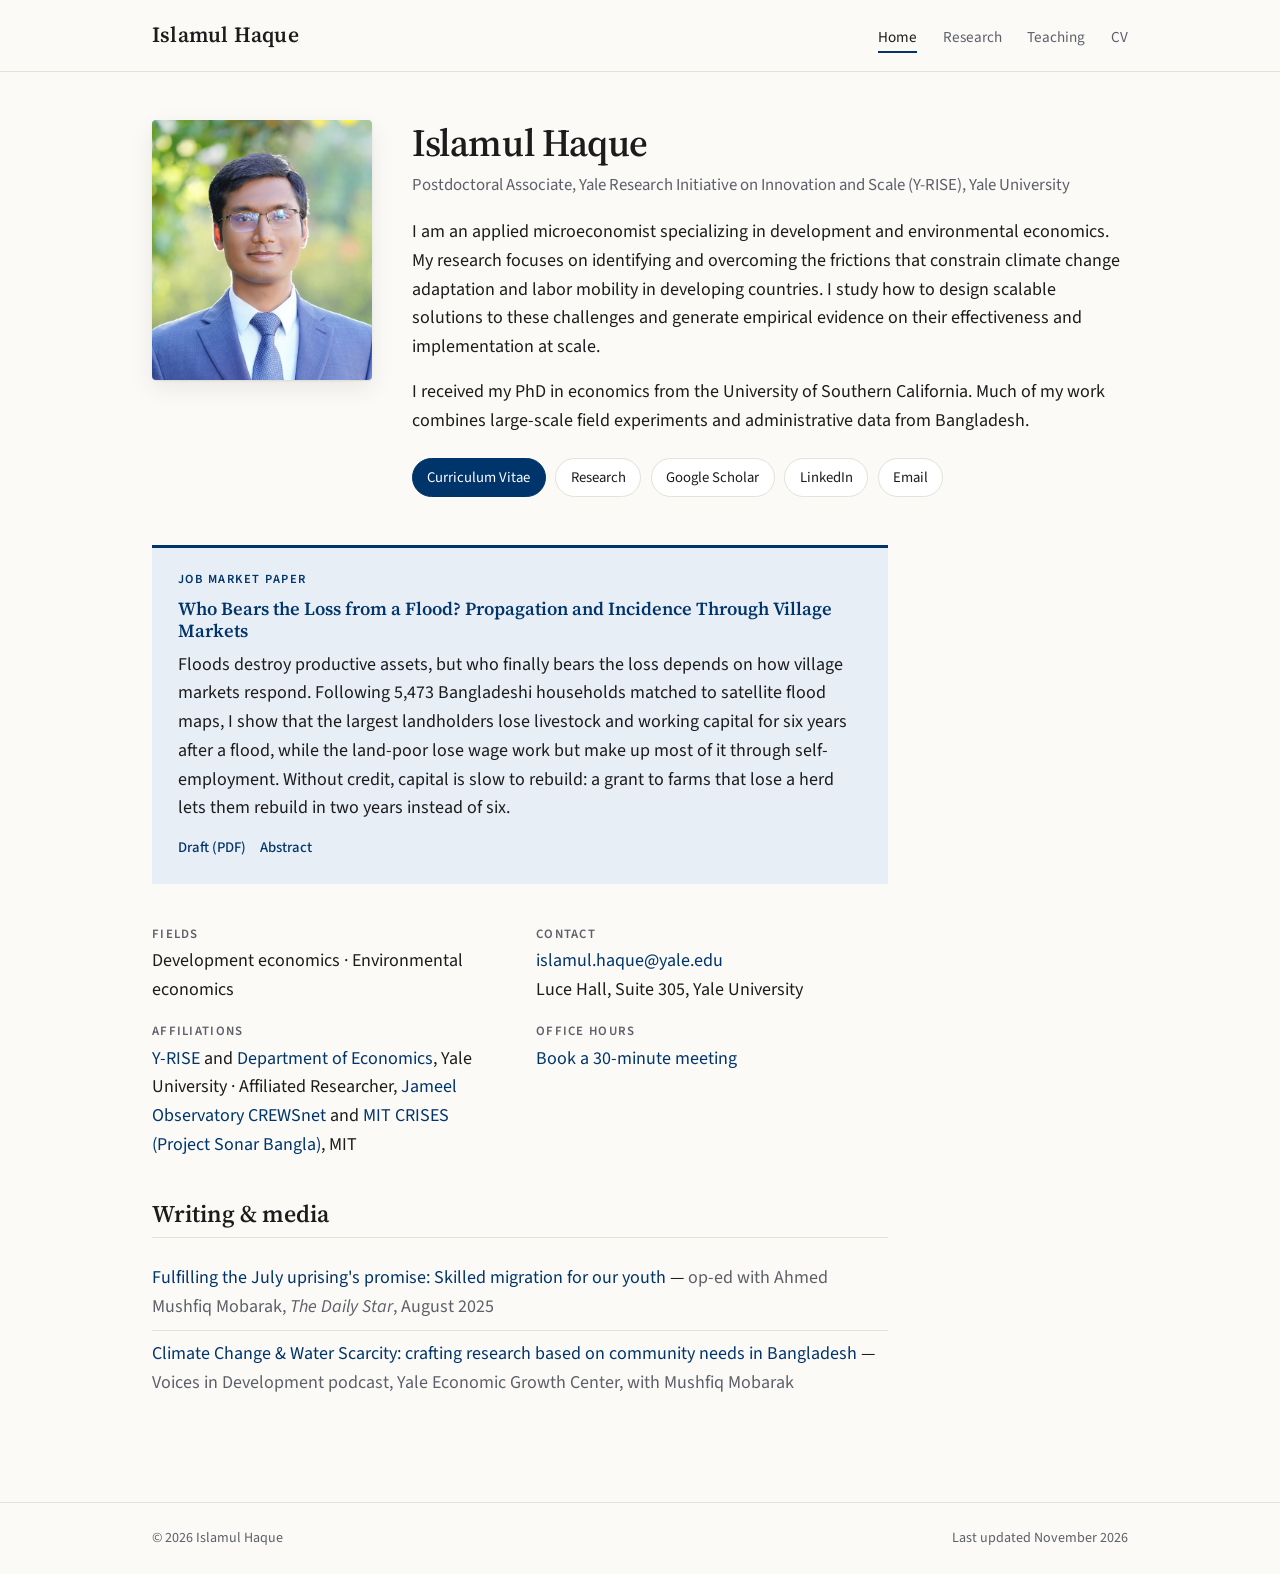
<file: index.html>
<!DOCTYPE html>
<html lang="en">
<head>
<meta charset="utf-8">
<meta name="viewport" content="width=device-width, initial-scale=1">
<title>Islamul Haque — Economist, Yale University</title>
<meta name="description" content="Islamul Haque is an applied microeconomist working on climate change adaptation and labor mobility in developing countries. Postdoctoral Associate at Y-RISE, Yale University; PhD, University of Southern California.">
<link rel="icon" href="favicon.svg" type="image/svg+xml">
<link rel="preconnect" href="https://fonts.googleapis.com">
<link rel="preconnect" href="https://fonts.gstatic.com" crossorigin>
<link href="https://fonts.googleapis.com/css2?family=Source+Sans+3:wght@400;500;600&family=Source+Serif+4:opsz,wght@8..60,400;8..60,600&display=swap" rel="stylesheet">
<link rel="canonical" href="https://islamulhaque.com/">
<meta property="og:title" content="Islamul Haque — Economist, Yale University">
<meta property="og:description" content="Applied microeconomist working on climate change adaptation and labor mobility in developing countries. Postdoctoral Associate, Y-RISE, Yale University.">
<meta property="og:url" content="https://islamulhaque.com/">
<meta property="og:image" content="https://islamulhaque.com/photo.jpg">
<meta property="og:type" content="profile">
<script type="application/ld+json">
{
  "@context": "https://schema.org",
  "@type": "Person",
  "name": "Mohammad Islamul Haque",
  "alternateName": "Islamul Haque",
  "url": "https://islamulhaque.com/",
  "image": "https://islamulhaque.com/photo.jpg",
  "jobTitle": "Postdoctoral Associate",
  "worksFor": {"@type": "Organization", "name": "Yale Research Initiative on Innovation and Scale (Y-RISE), Yale University", "url": "https://macmillan.yale.edu/yrise"},
  "alumniOf": {"@type": "CollegeOrUniversity", "name": "University of Southern California"},
  "email": "mailto:islamul.haque@yale.edu",
  "knowsAbout": ["Development economics", "Environmental economics", "Climate change adaptation", "Labor mobility", "Bangladesh"],
  "sameAs": [
    "https://economics.yale.edu/people/islamul-haque",
    "https://macmillan.yale.edu/yrise/person/islamul-haque",
    "https://scholar.google.com/citations?user=nuevPPMAAAAJ",
    "https://orcid.org/0009-0000-2946-0447",
    "https://www.linkedin.com/in/mohammad-islamul-haque-aa97b2147/"
  ]
}
</script>
<link rel="stylesheet" href="style.css">
</head>
<body>

<header class="site-header">
  <div class="inner">
    <a class="brand" href="index.html">Islamul Haque</a>
    <nav class="nav" aria-label="Primary">
      <a href="index.html" aria-current="page">Home</a>
      <a href="research.html">Research</a>
      <a href="teaching.html">Teaching</a>
      <a href="cv.html">CV</a>
    </nav>
  </div>
</header>

<main>
  <section class="hero">
    <div class="photo">
      <!-- Replace photo.jpg with your headshot (portrait, ~600×720 px). -->
      <img src="photo.jpg" alt="Islamul Haque" onerror="this.outerHTML='<div class=&quot;placeholder&quot;>Add photo.jpg to the site folder</div>'">
    </div>
    <div class="measure">
      <h1>Islamul Haque</h1>
      <p class="title">Postdoctoral Associate, Yale Research Initiative on Innovation and Scale (Y-RISE), Yale University</p>

      <p>I am an applied microeconomist specializing in development and environmental economics. My research focuses on identifying and overcoming the frictions that constrain climate change adaptation and labor mobility in developing countries. I study how to design scalable solutions to these challenges and generate empirical evidence on their effectiveness and implementation at scale.</p>
      <p>I received my PhD in economics from the University of Southern California. Much of my work combines large-scale field experiments and administrative data from Bangladesh.</p>

      <ul class="links">
        <li><a class="primary" href="cv/Islamul_Haque_CV.pdf">Curriculum Vitae</a></li>
        <li><a href="research.html">Research</a></li>
        <li><a href="https://scholar.google.com/citations?user=nuevPPMAAAAJ&amp;hl=en">Google Scholar</a></li>
        <li><a href="https://www.linkedin.com/in/mohammad-islamul-haque-aa97b2147/">LinkedIn</a></li>
        <li><a href="mailto:islamul.haque@yale.edu">Email</a></li>
      </ul>
    </div>
  </section>

  <section class="card measure">
    <div class="kicker">Job Market Paper</div>
    <h3><a href="research.html#jmp">Who Bears the Loss from a Flood? Propagation and Incidence Through Village Markets</a></h3>
    <p style="margin:0.5rem 0 0">Floods destroy productive assets, but who finally bears the loss depends on how village markets respond. Following 5,473 Bangladeshi households matched to satellite flood maps, I show that the largest landholders lose livestock and working capital for six years after a flood, while the land-poor lose wage work but make up most of it through self-employment. Without credit, capital is slow to rebuild: a grant to farms that lose a herd lets them rebuild in two years instead of six.</p>
    <p style="margin:0.8rem 0 0" class="actions"><a href="papers/Haque_JMP_Floods.pdf">Draft (PDF)</a> <a href="research.html#jmp">Abstract</a></p>
  </section>

  <section class="info-grid measure">
    <dl>
      <dt>Fields</dt>
      <dd>Development economics · Environmental economics</dd>
      <dt>Affiliations</dt>
      <dd><a href="https://macmillan.yale.edu/yrise/person/islamul-haque">Y-RISE</a> and <a href="https://economics.yale.edu/people/islamul-haque">Department of Economics</a>, Yale University · Affiliated Researcher, <a href="https://jo-crewsnet.mit.edu/">Jameel Observatory CREWSnet</a> and <a href="https://crises.mit.edu/bangladesh/">MIT CRISES (Project Sonar Bangla)</a>, MIT</dd>
    </dl>
    <dl>
      <dt>Contact</dt>
      <dd><a href="mailto:islamul.haque@yale.edu">islamul.haque@yale.edu</a><br>Luce Hall, Suite 305, Yale University</dd>
      <dt>Office hours</dt>
      <dd><a href="https://calendar.app.google/poLn1dQzfkefQQ7g6">Book a 30-minute meeting</a></dd>
    </dl>
  </section>

  <section class="measure" style="margin-top:2.5rem">
    <h2>Writing &amp; media</h2>
    <ul class="plain">
      <li><a href="https://www.thedailystar.net/ds/big-picture/news/fulfilling-july-uprisings-promise-skilled-migration-our-youth-3953391">Fulfilling the July uprising's promise: Skilled migration for our youth</a> — <span class="muted">op-ed with Ahmed Mushfiq Mobarak, <em>The Daily Star</em>, August 2025</span></li>
      <li><a href="https://egc.yale.edu/news/240722/climate-change-water-scarcity-islamul-haque-and-mushfiq-mobarak-crafting-research-based-community">Climate Change &amp; Water Scarcity: crafting research based on community needs in Bangladesh</a> — <span class="muted">Voices in Development podcast, Yale Economic Growth Center, with Mushfiq Mobarak</span></li>
    </ul>
  </section>
</main>

<footer class="site-footer">
  <div class="inner">
    <span>© 2026 Islamul Haque</span>
    <span>Last updated November 2026</span>
  </div>
</footer>

</body>
</html>
</file>
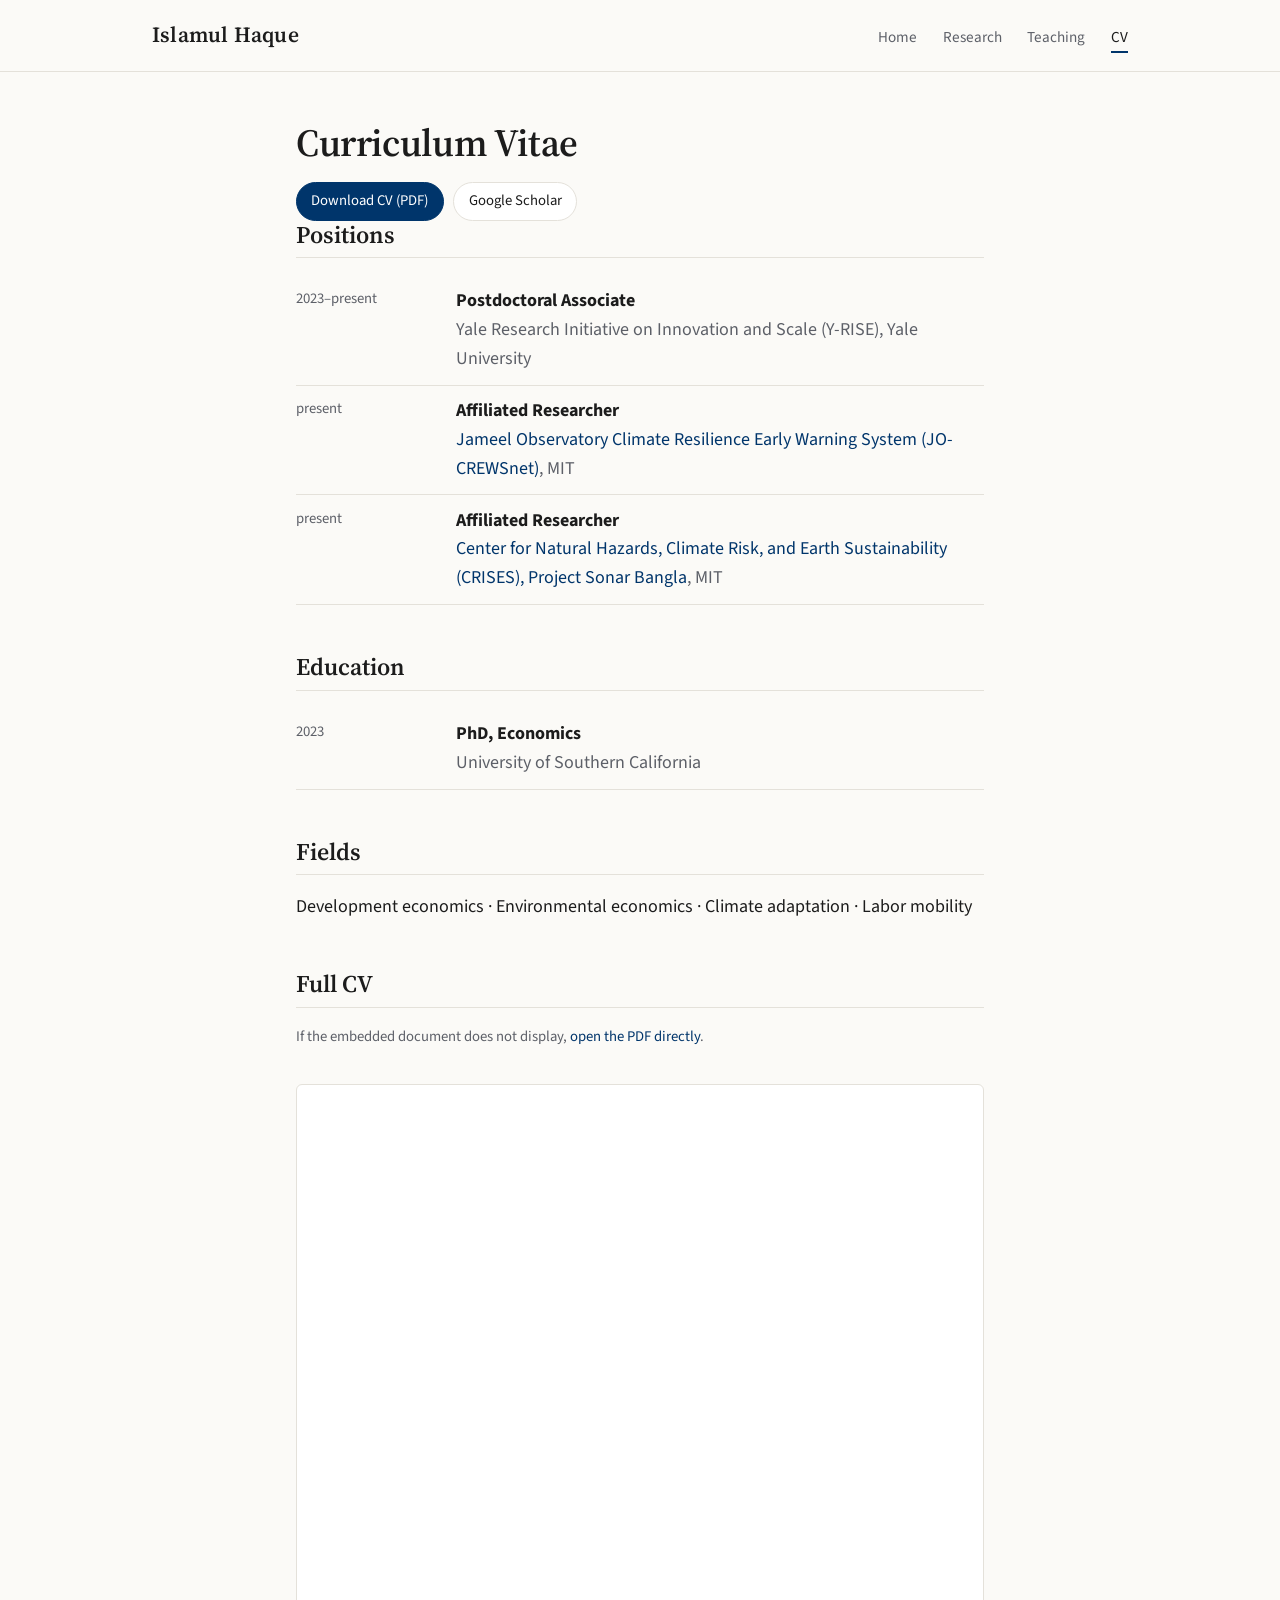
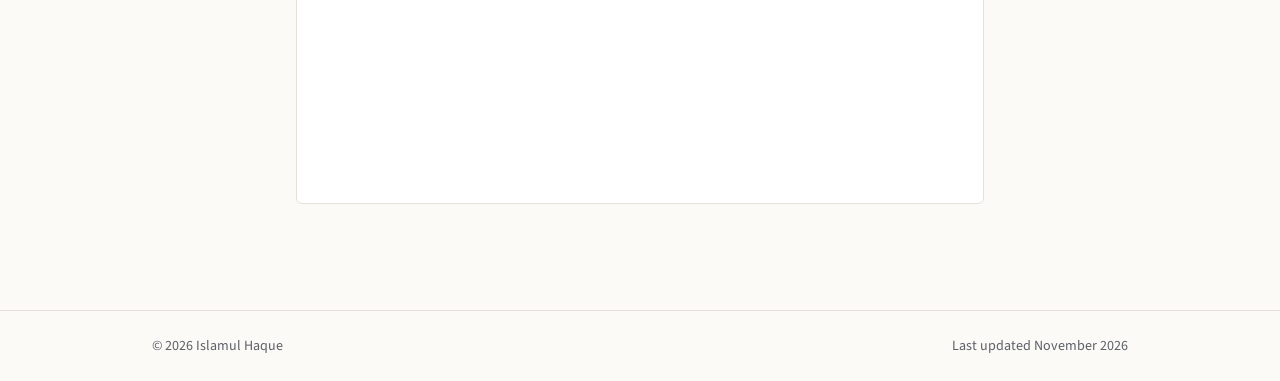
<file: cv.html>
<!DOCTYPE html>
<html lang="en">
<head>
<meta charset="utf-8">
<meta name="viewport" content="width=device-width, initial-scale=1">
<title>CV — Islamul Haque</title>
<meta name="description" content="Curriculum vitae of Islamul Haque, Postdoctoral Associate at Y-RISE, Yale University.">
<link rel="icon" href="favicon.svg" type="image/svg+xml">
<link rel="preconnect" href="https://fonts.googleapis.com">
<link rel="preconnect" href="https://fonts.gstatic.com" crossorigin>
<link href="https://fonts.googleapis.com/css2?family=Source+Sans+3:wght@400;500;600&family=Source+Serif+4:opsz,wght@8..60,400;8..60,600&display=swap" rel="stylesheet">
<link rel="canonical" href="https://islamulhaque.com/cv.html">
<link rel="stylesheet" href="style.css">
</head>
<body>

<header class="site-header">
  <div class="inner">
    <a class="brand" href="index.html">Islamul Haque</a>
    <nav class="nav" aria-label="Primary">
      <a href="index.html">Home</a>
      <a href="research.html">Research</a>
      <a href="teaching.html">Teaching</a>
      <a href="cv.html" aria-current="page">CV</a>
    </nav>
  </div>
</header>

<main class="measure">
  <h1>Curriculum Vitae</h1>
  <ul class="links" style="margin-top:1rem">
    <li><a class="primary" href="cv/Islamul_Haque_CV.pdf">Download CV (PDF)</a></li>
    <li><a href="https://scholar.google.com/citations?user=nuevPPMAAAAJ&amp;hl=en">Google Scholar</a></li>
  </ul>

  <h2>Positions</h2>
  <div class="cv-section">
    <div class="when">2023–present</div>
    <div><strong>Postdoctoral Associate</strong><br><span class="muted">Yale Research Initiative on Innovation and Scale (Y-RISE), Yale University</span></div>
  </div>
  <div class="cv-section">
    <div class="when">present</div>
    <div><strong>Affiliated Researcher</strong><br><span class="muted"><a href="https://jo-crewsnet.mit.edu/">Jameel Observatory Climate Resilience Early Warning System (JO-CREWSnet)</a>, MIT</span></div>
  </div>
  <div class="cv-section">
    <div class="when">present</div>
    <div><strong>Affiliated Researcher</strong><br><span class="muted"><a href="https://crises.mit.edu/bangladesh/">Center for Natural Hazards, Climate Risk, and Earth Sustainability (CRISES), Project Sonar Bangla</a>, MIT</span></div>
  </div>

  <h2>Education</h2>
  <div class="cv-section">
    <div class="when">2023</div>
    <div><strong>PhD, Economics</strong><br><span class="muted">University of Southern California</span></div>
  </div>

  <h2>Fields</h2>
  <p>Development economics · Environmental economics · Climate adaptation · Labor mobility</p>

  <h2>Full CV</h2>
  <p class="muted small">If the embedded document does not display, <a href="cv/Islamul_Haque_CV.pdf">open the PDF directly</a>.</p>
  <iframe class="cv-frame" src="cv/Islamul_Haque_CV.pdf" title="Curriculum vitae of Islamul Haque"></iframe>
</main>

<footer class="site-footer">
  <div class="inner">
    <span>© 2026 Islamul Haque</span>
    <span>Last updated November 2026</span>
  </div>
</footer>

</body>
</html>
</file>
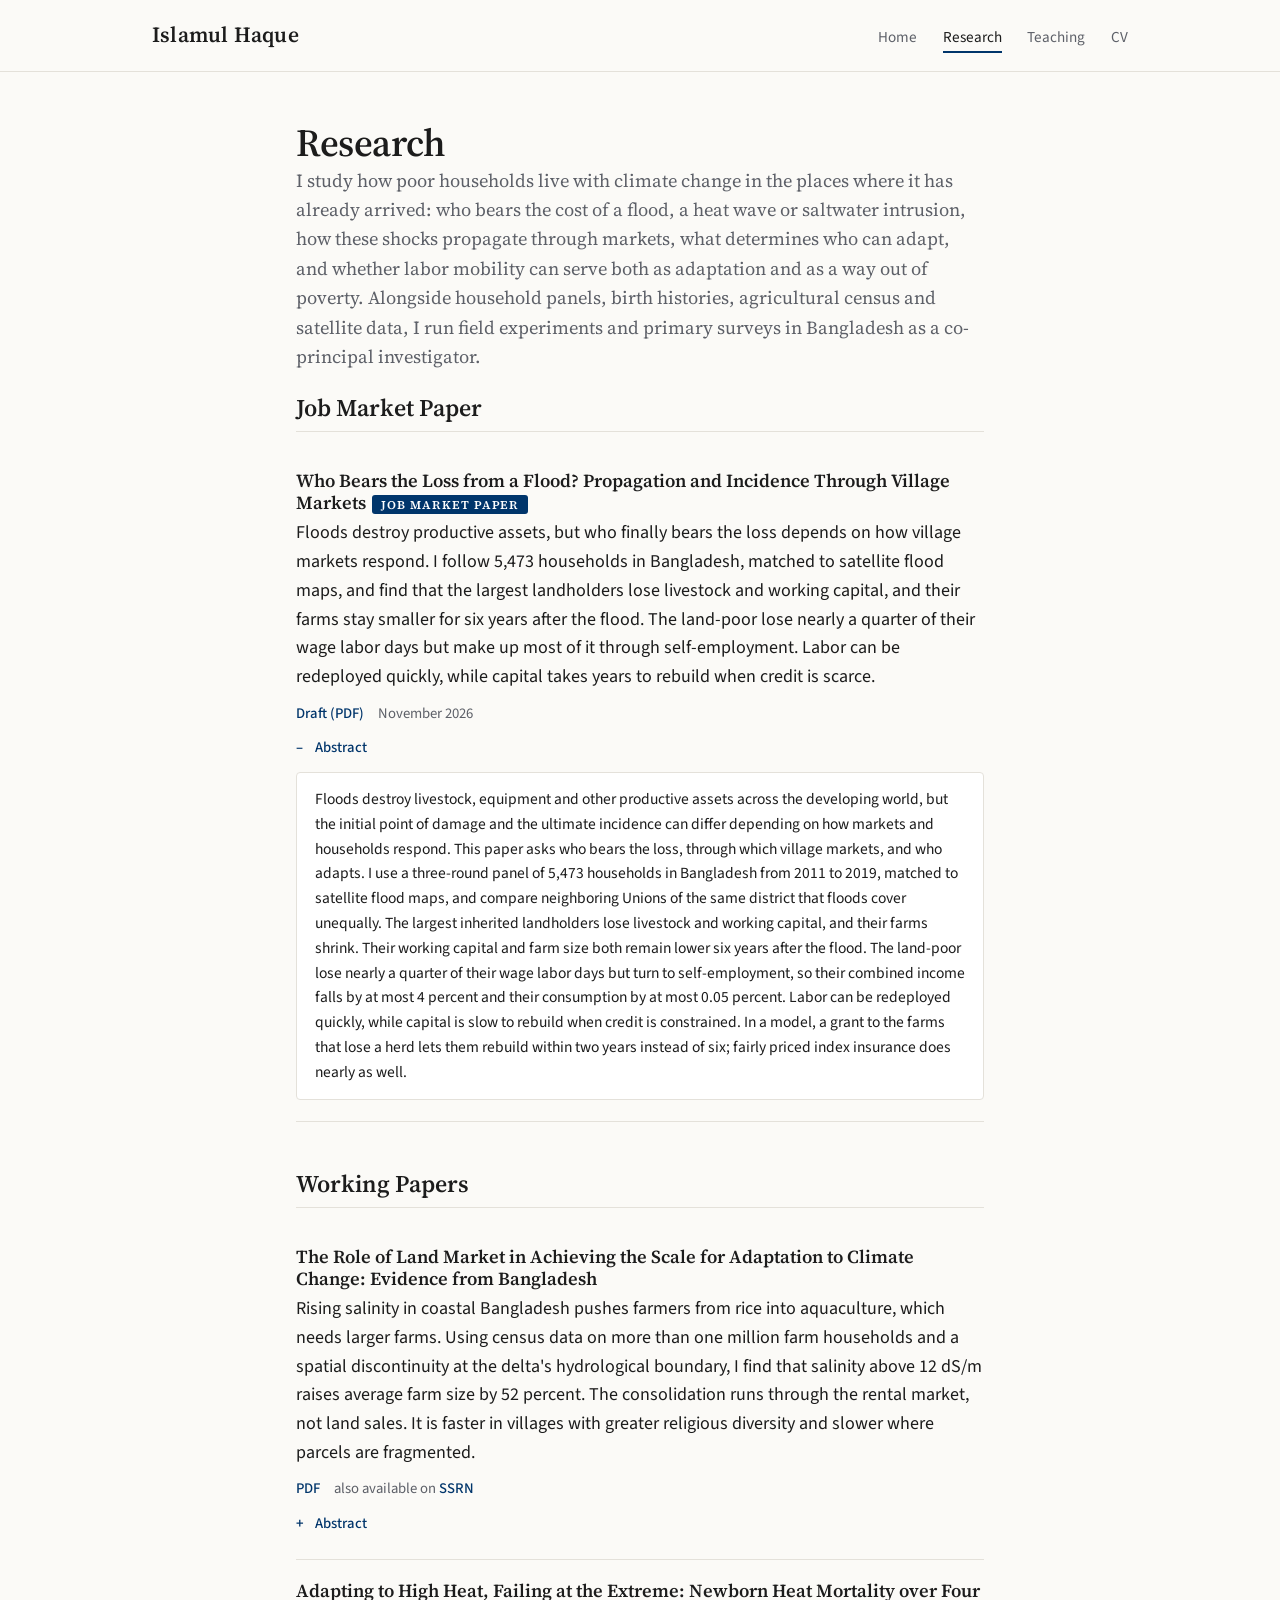
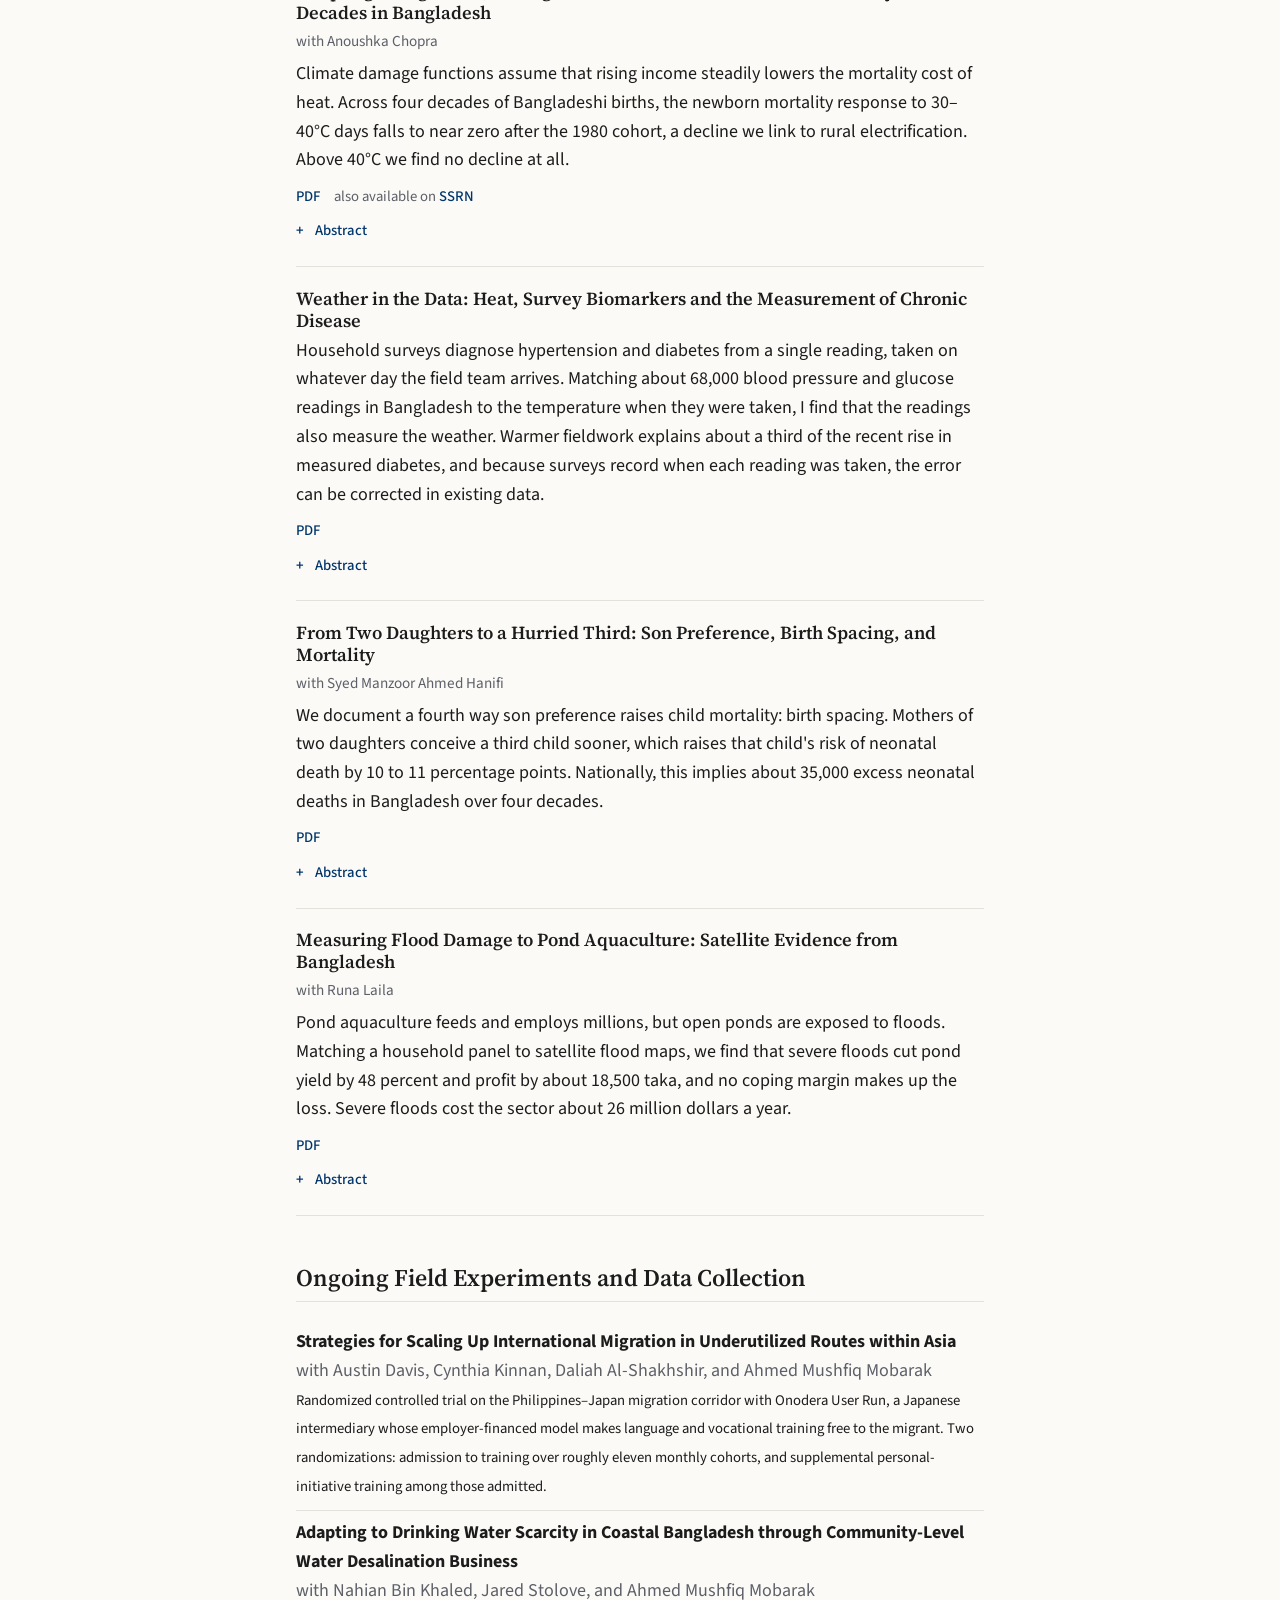
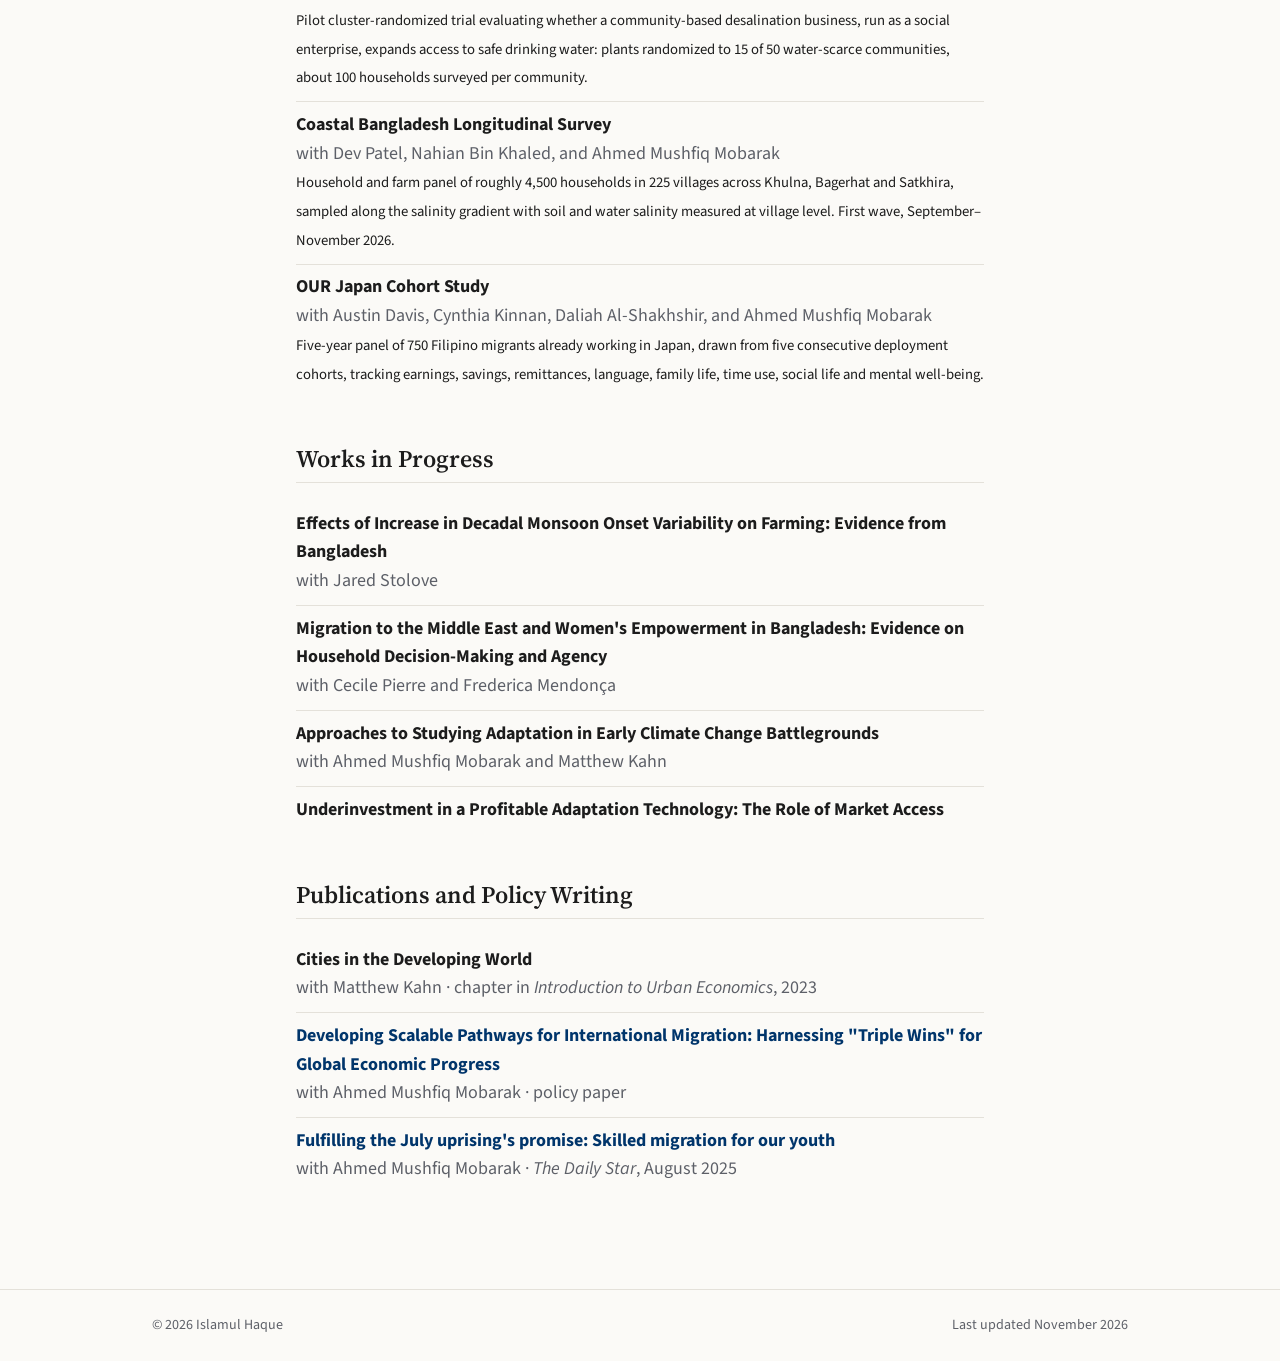
<file: research.html>
<!DOCTYPE html>
<html lang="en">
<head>
<meta charset="utf-8">
<meta name="viewport" content="width=device-width, initial-scale=1">
<title>Research — Islamul Haque</title>
<meta name="description" content="Working papers, field experiments, works in progress and publications by Islamul Haque on climate change adaptation and labor mobility in Bangladesh.">
<link rel="icon" href="favicon.svg" type="image/svg+xml">
<link rel="preconnect" href="https://fonts.googleapis.com">
<link rel="preconnect" href="https://fonts.gstatic.com" crossorigin>
<link href="https://fonts.googleapis.com/css2?family=Source+Sans+3:wght@400;500;600&family=Source+Serif+4:opsz,wght@8..60,400;8..60,600&display=swap" rel="stylesheet">
<link rel="canonical" href="https://islamulhaque.com/research.html">
<link rel="stylesheet" href="style.css">
</head>
<body>

<header class="site-header">
  <div class="inner">
    <a class="brand" href="index.html">Islamul Haque</a>
    <nav class="nav" aria-label="Primary">
      <a href="index.html">Home</a>
      <a href="research.html" aria-current="page">Research</a>
      <a href="teaching.html">Teaching</a>
      <a href="cv.html">CV</a>
    </nav>
  </div>
</header>

<main class="measure">
  <h1>Research</h1>
  <p class="lede">I study how poor households live with climate change in the places where it has already arrived: who bears the cost of a flood, a heat wave or saltwater intrusion, how these shocks propagate through markets, what determines who can adapt, and whether labor mobility can serve both as adaptation and as a way out of poverty. Alongside household panels, birth histories, agricultural census and satellite data, I run field experiments and primary surveys in Bangladesh as a co-principal investigator.</p>

  <h2 id="jmp">Job Market Paper</h2>

  <article class="paper">
    <h3><a href="papers/Haque_JMP_Floods.pdf">Who Bears the Loss from a Flood? Propagation and Incidence Through Village Markets</a><span class="tag jmp">Job Market Paper</span></h3>
    <p class="summary">Floods destroy productive assets, but who finally bears the loss depends on how village markets respond. I follow 5,473 households in Bangladesh, matched to satellite flood maps, and find that the largest landholders lose livestock and working capital, and their farms stay smaller for six years after the flood. The land-poor lose nearly a quarter of their wage labor days but make up most of it through self-employment. Labor can be redeployed quickly, while capital takes years to rebuild when credit is scarce.</p>
    <div class="actions"><a href="papers/Haque_JMP_Floods.pdf">Draft (PDF)</a> <span class="muted small">November 2026</span></div>
    <details open>
      <summary>Abstract</summary>
      <div class="abstract"><p>Floods destroy livestock, equipment and other productive assets across the developing world, but the initial point of damage and the ultimate incidence can differ depending on how markets and households respond. This paper asks who bears the loss, through which village markets, and who adapts. I use a three-round panel of 5,473 households in Bangladesh from 2011 to 2019, matched to satellite flood maps, and compare neighboring Unions of the same district that floods cover unequally. The largest inherited landholders lose livestock and working capital, and their farms shrink. Their working capital and farm size both remain lower six years after the flood. The land-poor lose nearly a quarter of their wage labor days but turn to self-employment, so their combined income falls by at most 4 percent and their consumption by at most 0.05 percent. Labor can be redeployed quickly, while capital is slow to rebuild when credit is constrained. In a model, a grant to the farms that lose a herd lets them rebuild within two years instead of six; fairly priced index insurance does nearly as well.</p></div>
    </details>
  </article>

  <h2>Working Papers</h2>

  <article class="paper">
    <h3><a href="papers/Haque_LandMarket.pdf">The Role of Land Market in Achieving the Scale for Adaptation to Climate Change: Evidence from Bangladesh</a></h3>
    <p class="summary">Rising salinity in coastal Bangladesh pushes farmers from rice into aquaculture, which needs larger farms. Using census data on more than one million farm households and a spatial discontinuity at the delta's hydrological boundary, I find that salinity above 12 dS/m raises average farm size by 52 percent. The consolidation runs through the rental market, not land sales. It is faster in villages with greater religious diversity and slower where parcels are fragmented.</p>
    <div class="actions"><a href="papers/Haque_LandMarket.pdf">PDF</a> <span class="muted small">also available on <a href="https://papers.ssrn.com/sol3/papers.cfm?abstract_id=5245815">SSRN</a></span></div>
    <details>
      <summary>Abstract</summary>
      <div class="abstract"><p>This paper studies whether climate-induced shifts in land productivity can trigger structural adaptation in agriculture by overcoming long-standing frictions in land markets. In coastal Bangladesh, rising sea levels have pushed dry-season soil salinity beyond the threshold at which conventional crops survive. Using census data on over one million farm households and a fuzzy spatial regression discontinuity at the hydrological boundary between the tidally active and mature regions of the Bengal delta, I find that salinity above 12 dS/m moves, on average, 32 decimals of land per farm from crops to aquaculture and raises average farm size by 52 percent. The transition runs through the rental market rather than land sales. Reallocation is faster in villages with greater religious diversity and slower where parcels are more fragmented.</p></div>
    </details>
  </article>

  <article class="paper">
    <h3><a href="papers/Haque_Chopra_NewbornHeatMortality.pdf">Adapting to High Heat, Failing at the Extreme: Newborn Heat Mortality over Four Decades in Bangladesh</a></h3>
    <p class="meta">with Anoushka Chopra</p>
    <p class="summary">Climate damage functions assume that rising income steadily lowers the mortality cost of heat. Across four decades of Bangladeshi births, the newborn mortality response to 30–40°C days falls to near zero after the 1980 cohort, a decline we link to rural electrification. Above 40°C we find no decline at all.</p>
    <div class="actions"><a href="papers/Haque_Chopra_NewbornHeatMortality.pdf">PDF</a> <span class="muted small">also available on <a href="https://papers.ssrn.com/sol3/papers.cfm?abstract_id=7346240">SSRN</a></span></div>
    <details>
      <summary>Abstract</summary>
      <div class="abstract"><p>Damage functions in climate economics typically assume that rising income and cooling technology steadily reduce the mortality cost of extreme heat. We test this with a birth-cohort decomposition for 276,031 Bangladeshi births from nine DHS rounds merged with ERA5 daily-maximum temperature. At 30–40°C, only the 1980 cohort shows a significant response; each later cohort's response is close to zero and significantly below it. A heterogeneity-robust difference-in-differences estimator links the flattening to the staggered rollout of rural electrification, implying roughly 718,000 neonatal deaths averted. Above 40°C the effect is large for the 2010 cohort, about 43 additional deaths per 1,000 births per 10 additional days, and it shows no sign of flattening. The tail effect implies 657 to 1,920 excess neonatal deaths per year by mid-century.</p></div>
    </details>
  </article>

  <article class="paper">
    <h3><a href="papers/Haque_HeatAndTheBody.pdf">Weather in the Data: Heat, Survey Biomarkers and the Measurement of Chronic Disease</a></h3>
    <p class="summary">Household surveys diagnose hypertension and diabetes from a single reading, taken on whatever day the field team arrives. Matching about 68,000 blood pressure and glucose readings in Bangladesh to the temperature when they were taken, I find that the readings also measure the weather. Warmer fieldwork explains about a third of the recent rise in measured diabetes, and because surveys record when each reading was taken, the error can be corrected in existing data.</p>
    <div class="actions"><a href="papers/Haque_HeatAndTheBody.pdf">PDF</a></div>
    <details>
      <summary>Abstract</summary>
      <div class="abstract"><p>Household surveys diagnose chronic disease from a single biomarker reading per respondent, taken on whatever day the field team arrives. Using three rounds of the Bangladesh DHS merged with temperature at the date and hour of measurement, I find that a one-degree rise in the daily maximum lowers systolic blood pressure by 0.56 mmHg and raises fasting glucose by 1.03 mg/dL. Measured diabetes rises by 0.63 and measured hypertension falls by 0.84 percentage points per degree, while reported past diagnoses do not respond. The error is not classical: warmer fieldwork accounts for about a third of the 7.8-point rise in measured diabetes among adults aged 35 and over between 2017–18 and 2022.</p></div>
    </details>
  </article>

  <article class="paper">
    <h3><a href="papers/Haque_Hanifi_SonPreference.pdf">From Two Daughters to a Hurried Third: Son Preference, Birth Spacing, and Mortality</a></h3>
    <p class="meta">with Syed Manzoor Ahmed Hanifi</p>
    <p class="summary">We document a fourth way son preference raises child mortality: birth spacing. Mothers of two daughters conceive a third child sooner, which raises that child's risk of neonatal death by 10 to 11 percentage points. Nationally, this implies about 35,000 excess neonatal deaths in Bangladesh over four decades.</p>
    <div class="actions"><a href="papers/Haque_Hanifi_SonPreference.pdf">PDF</a></div>
    <details>
      <summary>Abstract</summary>
      <div class="abstract"><p>Son preference raises child mortality through sex selection, discriminatory investment and early weaning; we document a fourth channel, birth spacing. Bangladeshi mothers of two daughters conceive a third child sooner, compressing the interval below the WHO-recommended 24 months. Instrumenting a sub-24-month third conception with the sex composition of the first two births, we estimate a 10.2 percentage point higher risk of third-child neonatal death in Matlab and Chakaria surveillance data and 11.4 points in nine Bangladesh DHS rounds. The child harmed is the one the parents hoped would be a son, and it is as likely to be a girl as a boy. Nationally, this implies about 35,000 excess neonatal deaths over four decades.</p></div>
    </details>
  </article>

  <article class="paper">
    <h3><a href="papers/Haque_Laila_PondAquaculture.pdf">Measuring Flood Damage to Pond Aquaculture: Satellite Evidence from Bangladesh</a></h3>
    <p class="meta">with Runa Laila</p>
    <p class="summary">Pond aquaculture feeds and employs millions, but open ponds are exposed to floods. Matching a household panel to satellite flood maps, we find that severe floods cut pond yield by 48 percent and profit by about 18,500 taka, and no coping margin makes up the loss. Severe floods cost the sector about 26 million dollars a year.</p>
    <div class="actions"><a href="papers/Haque_Laila_PondAquaculture.pdf">PDF</a></div>
    <details>
      <summary>Abstract</summary>
      <div class="abstract"><p>We match three rounds of a Bangladeshi household panel to satellite-observed inundation to measure flood damage to pond aquaculture. Any inundation lowers the probability of operating a pond by 2.9 percentage points, a 16 percent relative decline. Severe floods, which inundate more than half the surrounding area, reduce yield by 48 percent, revenue by 47 percent and profit by about 18,500 taka. No coping margin compensates, and household income falls by more than the pond loss alone. Such floods cost the pond aquaculture sector, on average, 26 million dollars a year.</p></div>
    </details>
  </article>

  <h2>Ongoing Field Experiments and Data Collection</h2>

  <ul class="plain">
    <li><strong>Strategies for Scaling Up International Migration in Underutilized Routes within Asia</strong><br><span class="muted">with Austin Davis, Cynthia Kinnan, Daliah Al-Shakhshir, and Ahmed Mushfiq Mobarak</span><br><span class="small">Randomized controlled trial on the Philippines–Japan migration corridor with Onodera User Run, a Japanese intermediary whose employer-financed model makes language and vocational training free to the migrant. Two randomizations: admission to training over roughly eleven monthly cohorts, and supplemental personal-initiative training among those admitted.</span></li>
    <li><strong>Adapting to Drinking Water Scarcity in Coastal Bangladesh through Community-Level Water Desalination Business</strong><br><span class="muted">with Nahian Bin Khaled, Jared Stolove, and Ahmed Mushfiq Mobarak</span><br><span class="small">Pilot cluster-randomized trial evaluating whether a community-based desalination business, run as a social enterprise, expands access to safe drinking water: plants randomized to 15 of 50 water-scarce communities, about 100 households surveyed per community.</span></li>
    <li><strong>Coastal Bangladesh Longitudinal Survey</strong><br><span class="muted">with Dev Patel, Nahian Bin Khaled, and Ahmed Mushfiq Mobarak</span><br><span class="small">Household and farm panel of roughly 4,500 households in 225 villages across Khulna, Bagerhat and Satkhira, sampled along the salinity gradient with soil and water salinity measured at village level. First wave, September–November 2026.</span></li>
    <li><strong>OUR Japan Cohort Study</strong><br><span class="muted">with Austin Davis, Cynthia Kinnan, Daliah Al-Shakhshir, and Ahmed Mushfiq Mobarak</span><br><span class="small">Five-year panel of 750 Filipino migrants already working in Japan, drawn from five consecutive deployment cohorts, tracking earnings, savings, remittances, language, family life, time use, social life and mental well-being.</span></li>
  </ul>

  <h2>Works in Progress</h2>

  <ul class="plain">
    <li><strong>Effects of Increase in Decadal Monsoon Onset Variability on Farming: Evidence from Bangladesh</strong><br><span class="muted">with Jared Stolove</span></li>
    <li><strong>Migration to the Middle East and Women's Empowerment in Bangladesh: Evidence on Household Decision-Making and Agency</strong><br><span class="muted">with Cecile Pierre and Frederica Mendonça</span></li>
    <li><strong>Approaches to Studying Adaptation in Early Climate Change Battlegrounds</strong><br><span class="muted">with Ahmed Mushfiq Mobarak and Matthew Kahn</span></li>
    <li><strong>Underinvestment in a Profitable Adaptation Technology: The Role of Market Access</strong></li>
  </ul>

  <h2>Publications and Policy Writing</h2>

  <ul class="plain">
    <li><strong>Cities in the Developing World</strong><br><span class="muted">with Matthew Kahn · chapter in <em>Introduction to Urban Economics</em>, 2023</span></li>
    <li><a href="https://liser.elsevierpure.com/fr/publications/developing-scalable-pathways-for-international-migration-harnessi"><strong>Developing Scalable Pathways for International Migration: Harnessing "Triple Wins" for Global Economic Progress</strong></a><br><span class="muted">with Ahmed Mushfiq Mobarak · policy paper</span></li>
    <li><a href="https://www.thedailystar.net/ds/big-picture/news/fulfilling-july-uprisings-promise-skilled-migration-our-youth-3953391"><strong>Fulfilling the July uprising's promise: Skilled migration for our youth</strong></a><br><span class="muted">with Ahmed Mushfiq Mobarak · <em>The Daily Star</em>, August 2025</span></li>
  </ul>
</main>

<footer class="site-footer">
  <div class="inner">
    <span>© 2026 Islamul Haque</span>
    <span>Last updated November 2026</span>
  </div>
</footer>

</body>
</html>
</file>
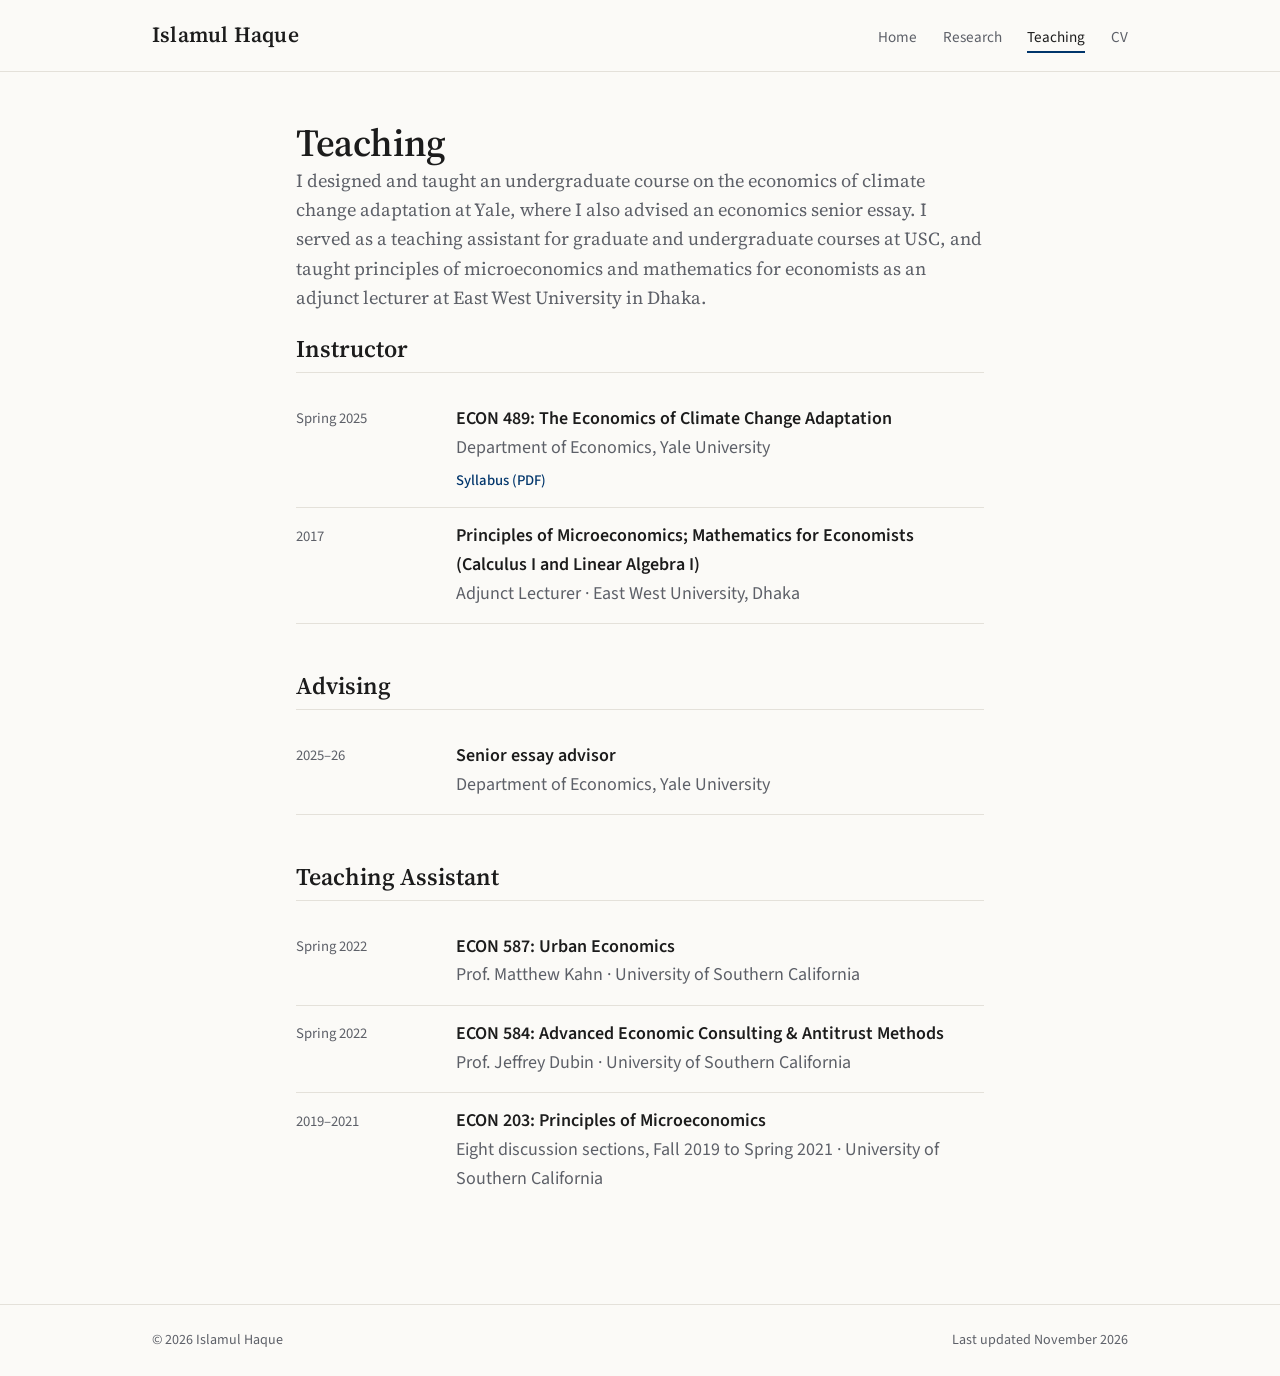
<file: teaching.html>
<!DOCTYPE html>
<html lang="en">
<head>
<meta charset="utf-8">
<meta name="viewport" content="width=device-width, initial-scale=1">
<title>Teaching — Islamul Haque</title>
<meta name="description" content="Courses taught by Islamul Haque at Yale University and the University of Southern California, including ECON 489: The Economics of Climate Change Adaptation.">
<link rel="icon" href="favicon.svg" type="image/svg+xml">
<link rel="preconnect" href="https://fonts.googleapis.com">
<link rel="preconnect" href="https://fonts.gstatic.com" crossorigin>
<link href="https://fonts.googleapis.com/css2?family=Source+Sans+3:wght@400;500;600&family=Source+Serif+4:opsz,wght@8..60,400;8..60,600&display=swap" rel="stylesheet">
<link rel="canonical" href="https://islamulhaque.com/teaching.html">
<link rel="stylesheet" href="style.css">
</head>
<body>

<header class="site-header">
  <div class="inner">
    <a class="brand" href="index.html">Islamul Haque</a>
    <nav class="nav" aria-label="Primary">
      <a href="index.html">Home</a>
      <a href="research.html">Research</a>
      <a href="teaching.html" aria-current="page">Teaching</a>
      <a href="cv.html">CV</a>
    </nav>
  </div>
</header>

<main class="measure">
  <h1>Teaching</h1>
  <p class="lede">I designed and taught an undergraduate course on the economics of climate change adaptation at Yale, where I also advised an economics senior essay. I served as a teaching assistant for graduate and undergraduate courses at USC, and taught principles of microeconomics and mathematics for economists as an adjunct lecturer at East West University in Dhaka.</p>

  <h2>Instructor</h2>
  <div class="course">
    <div class="term">Spring 2025</div>
    <div>
      <div class="name">ECON 489: The Economics of Climate Change Adaptation</div>
      <div class="muted">Department of Economics, Yale University</div>
      <div class="actions" style="margin-top:0.4rem"><a href="https://www.dropbox.com/scl/fi/cow6eocbk9gb0iqx70bbb/Econ489_CC_Adaptation_Spring2025_v3.pdf?rlkey=5u3wcwmsgnoe9ni15famx2f4j&amp;dl=0">Syllabus (PDF)</a></div>
    </div>
  </div>

  <div class="course">
    <div class="term">2017</div>
    <div>
      <div class="name">Principles of Microeconomics; Mathematics for Economists (Calculus I and Linear Algebra I)</div>
      <div class="muted">Adjunct Lecturer · East West University, Dhaka</div>
    </div>
  </div>

  <h2>Advising</h2>
  <div class="course">
    <div class="term">2025–26</div>
    <div>
      <div class="name">Senior essay advisor</div>
      <div class="muted">Department of Economics, Yale University</div>
    </div>
  </div>

  <h2>Teaching Assistant</h2>
  <div class="course">
    <div class="term">Spring 2022</div>
    <div>
      <div class="name">ECON 587: Urban Economics</div>
      <div class="muted">Prof. Matthew Kahn · University of Southern California</div>
    </div>
  </div>
  <div class="course">
    <div class="term">Spring 2022</div>
    <div>
      <div class="name">ECON 584: Advanced Economic Consulting &amp; Antitrust Methods</div>
      <div class="muted">Prof. Jeffrey Dubin · University of Southern California</div>
    </div>
  </div>
  <div class="course">
    <div class="term">2019–2021</div>
    <div>
      <div class="name">ECON 203: Principles of Microeconomics</div>
      <div class="muted">Eight discussion sections, Fall 2019 to Spring 2021 · University of Southern California</div>
    </div>
  </div>
</main>

<footer class="site-footer">
  <div class="inner">
    <span>© 2026 Islamul Haque</span>
    <span>Last updated November 2026</span>
  </div>
</footer>

</body>
</html>
</file>
<file: style.css>
/* Islamul Haque — academic site stylesheet */
:root {
  --bg: #fbfaf7;
  --surface: #ffffff;
  --ink: #1c1c1c;
  --muted: #5d6068;
  --line: #e4e1da;
  --accent: #00356b;      /* Yale blue */
  --accent-soft: #e8eef6;
  --tag: #f1efe9;
  --measure: 46rem;
  --font-serif: "Source Serif 4", Georgia, "Times New Roman", serif;
  --font-sans: "Source Sans 3", "Source Sans Pro", -apple-system, "Segoe UI", Helvetica, Arial, sans-serif;
}

* { box-sizing: border-box; }
html { -webkit-text-size-adjust: 100%; scroll-behavior: smooth; }
body {
  margin: 0;
  background: var(--bg);
  color: var(--ink);
  font-family: var(--font-sans);
  font-size: 1.125rem;
  line-height: 1.6;
}
a { color: var(--accent); text-decoration: none; }
a:hover { text-decoration: underline; text-underline-offset: 3px; }
img { max-width: 100%; display: block; }

/* Header */
.site-header {
  border-bottom: 1px solid var(--line);
  background: var(--bg);
}
.site-header .inner {
  max-width: 64rem;
  margin: 0 auto;
  padding: 1.1rem 1.5rem;
  display: flex;
  align-items: baseline;
  justify-content: space-between;
  gap: 1rem;
  flex-wrap: wrap;
}
.brand {
  font-family: var(--font-serif);
  font-size: 1.35rem;
  font-weight: 600;
  color: var(--ink);
  letter-spacing: 0.01em;
}
.brand:hover { text-decoration: none; color: var(--accent); }
.nav { display: flex; gap: 1.6rem; font-size: 0.95rem; }
.nav a { color: var(--muted); padding-bottom: 2px; border-bottom: 2px solid transparent; }
.nav a:hover { color: var(--ink); text-decoration: none; }
.nav a[aria-current="page"] { color: var(--ink); border-bottom-color: var(--accent); }

/* Layout */
main { max-width: 64rem; margin: 0 auto; padding: 3rem 1.5rem 4rem; }
.measure { max-width: var(--measure); }
h1, h2, h3 { font-family: var(--font-serif); font-weight: 600; line-height: 1.2; margin: 0; }
h1 { font-size: 2.4rem; letter-spacing: -0.01em; }
h2 { font-size: 1.5rem; margin: 3rem 0 1.1rem; padding-bottom: 0.5rem; border-bottom: 1px solid var(--line); }
h2:first-of-type { margin-top: 0; }
h3 { font-size: 1.15rem; }
p { margin: 0 0 1rem; }
.lede { font-size: 1.15rem; color: var(--muted); font-family: var(--font-serif); margin-bottom: 1.4rem; }
.muted { color: var(--muted); }
.small { font-size: 0.92rem; }

/* Home hero */
.hero {
  display: grid;
  grid-template-columns: 220px 1fr;
  gap: 2.5rem;
  align-items: start;
  margin-bottom: 3rem;
}
.hero .photo img {
  width: 220px; height: 260px; object-fit: cover;
  border-radius: 4px;
  box-shadow: 0 1px 2px rgba(0,0,0,.08), 0 8px 24px rgba(0,0,0,.08);
}
.hero .photo .placeholder {
  width: 220px; height: 260px; border-radius: 4px;
  background: var(--accent-soft); color: var(--accent);
  display: flex; align-items: center; justify-content: center;
  font-size: 0.85rem; text-align: center; padding: 1rem;
}
.hero .title { font-size: 1.05rem; color: var(--muted); margin: 0.4rem 0 1.2rem; }

.links { display: flex; flex-wrap: wrap; gap: 0.6rem; margin: 1.4rem 0 0; padding: 0; list-style: none; }
.links a {
  display: inline-block; padding: 0.42rem 0.9rem;
  border: 1px solid var(--line); border-radius: 999px;
  background: var(--surface); color: var(--ink); font-size: 0.92rem;
}
.links a:hover { border-color: var(--accent); color: var(--accent); text-decoration: none; }
.links a.primary { background: var(--accent); border-color: var(--accent); color: #fff; }
.links a.primary:hover { background: #002a55; color: #fff; }

/* Cards */
.card {
  background: var(--accent-soft);
  border-top: 3px solid var(--accent);
  padding: 1.4rem 1.6rem 1.5rem;
  margin: 0 0 1.5rem;
}
.card .kicker {
  font-size: 0.78rem; letter-spacing: 0.12em; text-transform: uppercase;
  color: var(--accent); font-weight: 600; margin-bottom: 0.5rem;
}

/* Fields / two-column info */
.info-grid {
  display: grid; grid-template-columns: 1fr 1fr; gap: 2rem;
  margin-top: 2.5rem;
}
.info-grid dl { margin: 0; }
.info-grid dt { font-weight: 600; font-size: 0.8rem; letter-spacing: 0.1em; text-transform: uppercase; color: var(--muted); margin-top: 1rem; }
.info-grid dt:first-child { margin-top: 0; }
.info-grid dd { margin: 0.2rem 0 0; }

/* Papers */
.paper { padding: 1.3rem 0; border-bottom: 1px solid var(--line); }
.paper:last-child { border-bottom: none; }
.paper h3 { margin-bottom: 0.3rem; }
.paper h3 a { color: var(--ink); }
.paper h3 a:hover { color: var(--accent); }
.paper .meta { color: var(--muted); font-size: 0.95rem; margin-bottom: 0.4rem; }
.paper .summary { margin-bottom: 0.6rem; }
.tag {
  display: inline-block; font-size: 0.74rem; letter-spacing: 0.08em; text-transform: uppercase;
  background: var(--tag); color: var(--muted); padding: 0.15rem 0.55rem; border-radius: 3px;
  margin-left: 0.4rem; vertical-align: middle; font-weight: 600;
}
.tag.jmp { background: var(--accent); color: #fff; }
.actions { display: flex; flex-wrap: wrap; gap: 0.9rem; font-size: 0.92rem; align-items: center; }
.actions a { font-weight: 500; }
details { margin-top: 0.5rem; }
details summary {
  cursor: pointer; color: var(--accent); font-size: 0.92rem; font-weight: 500;
  list-style: none; display: inline-flex; align-items: center; gap: 0.35rem;
}
details summary::-webkit-details-marker { display: none; }
details summary::before { content: "+"; font-weight: 600; width: 0.9em; display: inline-block; }
details[open] summary::before { content: "–"; }
details .abstract { margin-top: 0.6rem; padding: 0.9rem 1.1rem; background: var(--surface); border: 1px solid var(--line); border-radius: 4px; font-size: 0.97rem; }
details .abstract p:last-child { margin-bottom: 0; }

ul.plain { list-style: none; padding: 0; margin: 0; }
ul.plain li { padding: 0.55rem 0; border-bottom: 1px solid var(--line); }
ul.plain li:last-child { border-bottom: none; }

/* Teaching */
.course { padding: 0.9rem 0; border-bottom: 1px solid var(--line); display: grid; grid-template-columns: 9rem 1fr; gap: 1rem; }
.course:last-child { border-bottom: none; }
.course .term { color: var(--muted); font-size: 0.92rem; padding-top: 0.15rem; }
.course .name { font-weight: 600; }

/* CV */
.cv-frame { width: 100%; height: 80vh; border: 1px solid var(--line); border-radius: 6px; background: #fff; margin-top: 1.2rem; }
.cv-section { display: grid; grid-template-columns: 9rem 1fr; gap: 1rem; padding: 0.7rem 0; border-bottom: 1px solid var(--line); }
.cv-section:last-child { border-bottom: none; }
.cv-section .when { color: var(--muted); font-size: 0.92rem; }

/* Footer */
.site-footer { border-top: 1px solid var(--line); margin-top: 2rem; }
.site-footer .inner {
  max-width: 64rem; margin: 0 auto; padding: 1.5rem;
  display: flex; justify-content: space-between; gap: 1rem; flex-wrap: wrap;
  color: var(--muted); font-size: 0.88rem;
}

/* Responsive */
@media (max-width: 720px) {
  main { padding: 2rem 1.2rem 3rem; }
  h1 { font-size: 1.9rem; }
  .hero { grid-template-columns: 1fr; gap: 1.5rem; }
  .hero .photo img, .hero .photo .placeholder { width: 160px; height: 190px; }
  .info-grid { grid-template-columns: 1fr; gap: 1.2rem; }
  .course, .cv-section { grid-template-columns: 1fr; gap: 0.2rem; }
  .nav { gap: 1.1rem; }
}
@media print {
  .site-header, .site-footer, .links, .actions { display: none; }
  body { background: #fff; }
}
</file>
